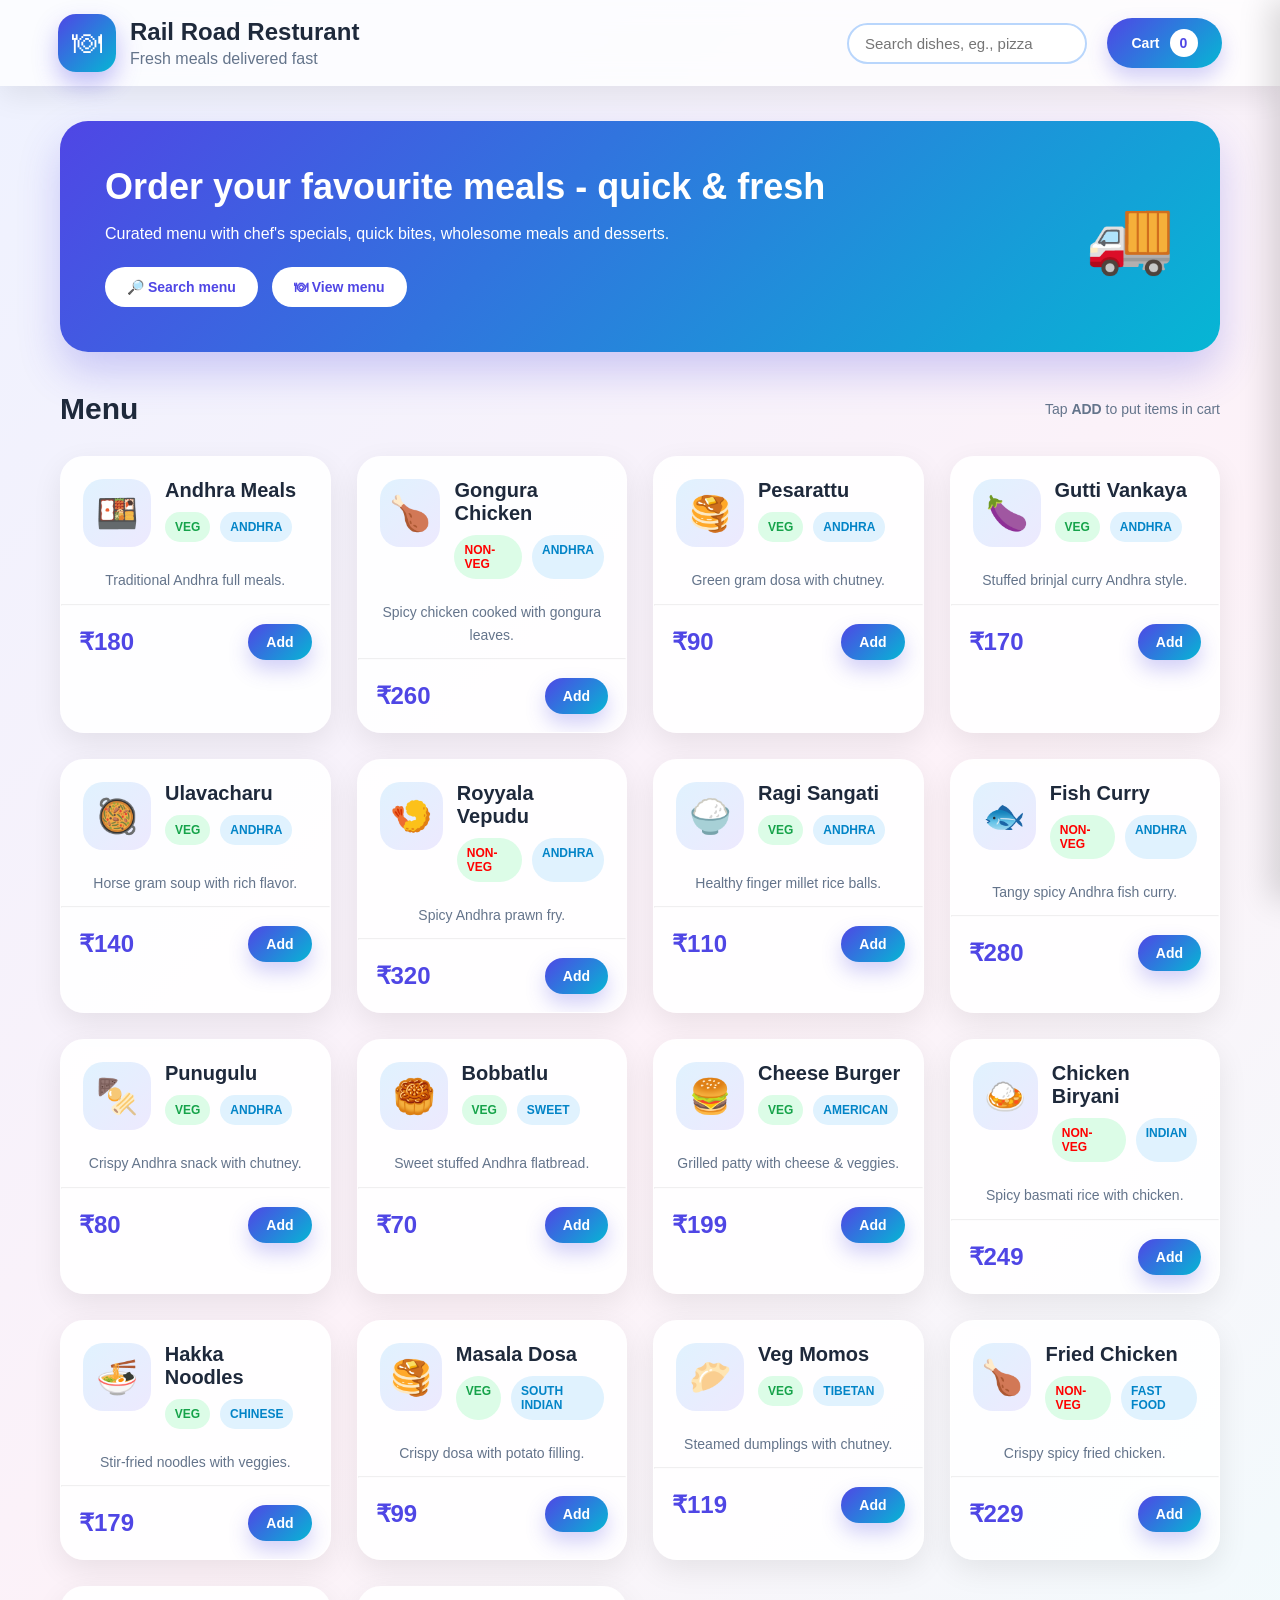
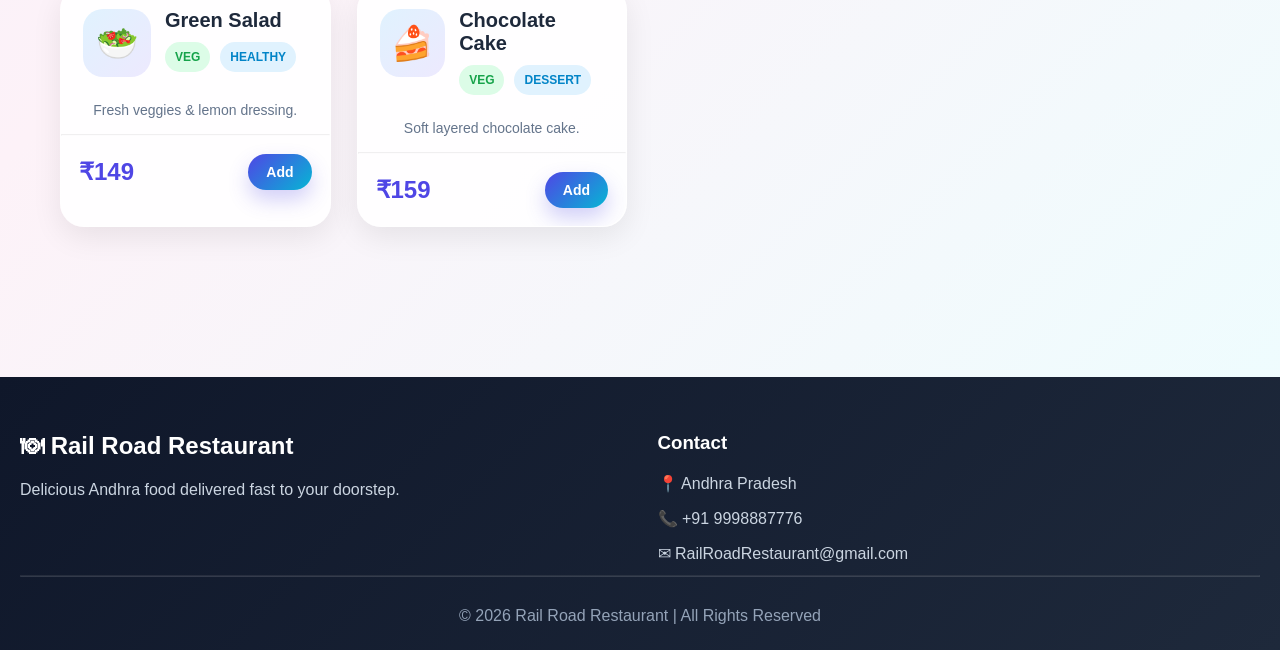
<file: index.html>
<!DOCTYPE html>
<html lang="en">

<head>
    <meta charset="UTF-8">
    <meta name="viewport" content="width=device-width, initial-scale=1.0">
    <title>FOOD HUB</title>
    <link rel="stylesheet" href="food.css">
</head>

<body>

    <header class="header">
        <div class="header-inner">
            <div class="brand">
                <div class="brand-logo">🍽</div>
                <div>
                    <h1 class="ff">Rail Road Resturant</h1>
                    <p class="pp">Fresh meals delivered fast</p>
                </div>
            </div>

            <div class="header-act">
                <div class="search">
                    <input type="text" id="searchinput" placeholder="Search dishes, eg., pizza">
                </div>
                <!-- <p id="notfound">Food Not Available</p> -->
                <button class="cart-btn" id="opencart" onclick="carts()">
                    <span>Cart</span>
                    <span class="cart-count">0</span>
                </button>
            </div>
        </div>
    </header>

    <div class="cartitems">
        <aside id="cartpannel">

    <div class="cartheader">
        <h2>Your Cart</h2>
        <button id="closeCart" class="backbtn">✕</button>
    </div>

    <div class="cartItems"></div>

    <div class="cart-footer">

        <h3 id="total" class="total">
            Total: ₹0
        </h3>

        <div class="footer-btns">
            <button id="clear" class="clear-btn">
                Clear All
            </button>

            <button id="pay" class="payment">
                Pay Now
            </button>
        </div>

    </div>

</aside>
    </div>

    <main class="main">

        <section class="hero">
            <div class="hero-left">
                <h2 class="hero-title1">Order your favourite meals - quick & fresh</h2>
                <p class="h-title2">
                    Curated menu with chef's specials, quick bites,
                    wholesome meals and desserts.
                </p>

                <div class="hero-cta">
                    <button class="btn-cta" onclick="document.getElementById('searchinput').focus()">🔎 Search
                        menu</button>
                    <button class="btn-cta">🍽 View menu</button>
                </div>
            </div>

            <div class="hero-emoji">🚚</div>
        </section>

        <section class="main-menu">

            <div class="menu">
                <h3>Menu</h3>
                <div class="menu1">
                    Tap <strong>ADD</strong> to put items in cart
                </div>
            </div>
            <p id="notfound">Food Not Available</p>
            <div class="menu-grid" id="items">
                <!-- Andhra Meals -->
                <div class="card">
                    <div class="card-top">
                        <div class="emoji-wrap">🍱</div>
                        <div class="title-block">
                            <h3>Andhra Meals</h3>
                            <div class="contry">
                                <span class="badge veg">VEG</span>
                                <span class="badge kitchen">ANDHRA</span>
                            </div>
                        </div>
                    </div>
                    <div class="desc">Traditional Andhra full meals.</div>
                    <hr>
                    <div class="card-bottom">
                        <div class="price">₹180</div>
                        <button class="add">Add</button>
                    </div>
                </div>

                <!-- Gongura Chicken -->
                <div class="card">
                    <div class="card-top">
                        <div class="emoji-wrap">🍗</div>
                        <div class="title-block">
                            <h3>Gongura Chicken</h3>
                            <div class="contry">
                                <span class="badge nonveg">NON-VEG</span>
                                <span class="badge kitchen">ANDHRA</span>
                            </div>
                        </div>
                    </div>
                    <div class="desc">Spicy chicken cooked with gongura leaves.</div>
                    <hr>
                    <div class="card-bottom">
                        <div class="price">₹260</div>
                        <button class="add">Add</button>
                    </div>
                </div>

                <!-- Pesarattu -->
                <div class="card">
                    <div class="card-top">
                        <div class="emoji-wrap">🥞</div>
                        <div class="title-block">
                            <h3>Pesarattu</h3>
                            <div class="contry">
                                <span class="badge veg">VEG</span>
                                <span class="badge kitchen">ANDHRA</span>
                            </div>
                        </div>
                    </div>
                    <div class="desc">Green gram dosa with chutney.</div>
                    <hr>
                    <div class="card-bottom">
                        <div class="price">₹90</div>
                        <button class="add">Add</button>
                    </div>
                </div>

                <!-- Gutti Vankaya -->
                <div class="card">
                    <div class="card-top">
                        <div class="emoji-wrap">🍆</div>
                        <div class="title-block">
                            <h3>Gutti Vankaya</h3>
                            <div class="contry">
                                <span class="badge veg">VEG</span>
                                <span class="badge kitchen">ANDHRA</span>
                            </div>
                        </div>
                    </div>
                    <div class="desc">Stuffed brinjal curry Andhra style.</div>
                    <hr>
                    <div class="card-bottom">
                        <div class="price">₹170</div>
                        <button class="add">Add</button>
                    </div>
                </div>

                <!-- Ulavacharu -->
                <div class="card">
                    <div class="card-top">
                        <div class="emoji-wrap">🥘</div>
                        <div class="title-block">
                            <h3>Ulavacharu</h3>
                            <div class="contry">
                                <span class="badge veg">VEG</span>
                                <span class="badge kitchen">ANDHRA</span>
                            </div>
                        </div>
                    </div>
                    <div class="desc">Horse gram soup with rich flavor.</div>
                    <hr>
                    <div class="card-bottom">
                        <div class="price">₹140</div>
                        <button class="add">Add</button>
                    </div>
                </div>

                <!-- Royyala Vepudu -->
                <div class="card">
                    <div class="card-top">
                        <div class="emoji-wrap">🍤</div>
                        <div class="title-block">
                            <h3>Royyala Vepudu</h3>
                            <div class="contry">
                                <span class="badge nonveg">NON-VEG</span>
                                <span class="badge kitchen">ANDHRA</span>
                            </div>
                        </div>
                    </div>
                    <div class="desc">Spicy Andhra prawn fry.</div>
                    <hr>
                    <div class="card-bottom">
                        <div class="price">₹320</div>
                        <button class="add">Add</button>
                    </div>
                </div>

                <!-- Ragi Sangati -->
                <div class="card">
                    <div class="card-top">
                        <div class="emoji-wrap">🍚</div>
                        <div class="title-block">
                            <h3>Ragi Sangati</h3>
                            <div class="contry">
                                <span class="badge veg">VEG</span>
                                <span class="badge kitchen">ANDHRA</span>
                            </div>
                        </div>
                    </div>
                    <div class="desc">Healthy finger millet rice balls.</div>
                    <hr>
                    <div class="card-bottom">
                        <div class="price">₹110</div>
                        <button class="add">Add</button>
                    </div>
                </div>

                <!-- Andhra Fish Curry -->
                <div class="card">
                    <div class="card-top">
                        <div class="emoji-wrap">🐟</div>
                        <div class="title-block">
                            <h3>Fish Curry</h3>
                            <div class="contry">
                                <span class="badge nonveg">NON-VEG</span>
                                <span class="badge kitchen">ANDHRA</span>
                            </div>
                        </div>
                    </div>
                    <div class="desc">Tangy spicy Andhra fish curry.</div>
                    <hr>
                    <div class="card-bottom">
                        <div class="price">₹280</div>
                        <button class="add">Add</button>
                    </div>
                </div>

                <!-- Punugulu -->
                <div class="card">
                    <div class="card-top">
                        <div class="emoji-wrap">🍢</div>
                        <div class="title-block">
                            <h3>Punugulu</h3>
                            <div class="contry">
                                <span class="badge veg">VEG</span>
                                <span class="badge kitchen">ANDHRA</span>
                            </div>
                        </div>
                    </div>
                    <div class="desc">Crispy Andhra snack with chutney.</div>
                    <hr>
                    <div class="card-bottom">
                        <div class="price">₹80</div>
                        <button class="add">Add</button>
                    </div>
                </div>

                <!-- Bobbatlu -->
                <div class="card">
                    <div class="card-top">
                        <div class="emoji-wrap">🥮</div>
                        <div class="title-block">
                            <h3>Bobbatlu</h3>
                            <div class="contry">
                                <span class="badge veg">VEG</span>
                                <span class="badge kitchen">SWEET</span>
                            </div>
                        </div>
                    </div>
                    <div class="desc">Sweet stuffed Andhra flatbread.</div>
                    <hr>
                    <div class="card-bottom">
                        <div class="price">₹70</div>
                        <button class="add">Add</button>
                    </div>
                </div>
                <!-- Burger -->
                <div class="card">
                    <div class="card-top">
                        <div class="emoji-wrap">🍔</div>
                        <div class="title-block">
                            <h3>Cheese Burger</h3>
                            <div class="contry">
                                <span class="badge veg">VEG</span>
                                <span class="badge kitchen">AMERICAN</span>
                            </div>
                        </div>
                    </div>
                    <div class="desc">Grilled patty with cheese & veggies.</div>
                    <hr>
                    <div class="card-bottom">
                        <div class="price">₹199</div>
                        <button class="add">Add</button>
                    </div>
                </div>

                <!-- Biryani -->
                <div class="card">
                    <div class="card-top">
                        <div class="emoji-wrap">🍛</div>
                        <div class="title-block">
                            <h3>Chicken Biryani</h3>
                            <div class="contry">
                                <span class="badge nonveg">NON-VEG</span>
                                <span class="badge kitchen">INDIAN</span>
                            </div>
                        </div>
                    </div>
                    <div class="desc">Spicy basmati rice with chicken.</div>
                    <hr>
                    <div class="card-bottom">
                        <div class="price">₹249</div>
                        <button class="add">Add</button>
                    </div>
                </div>

                <!-- Noodles -->
                <div class="card">
                    <div class="card-top">
                        <div class="emoji-wrap">🍜</div>
                        <div class="title-block">
                            <h3>Hakka Noodles</h3>
                            <div class="contry">
                                <span class="badge veg">VEG</span>
                                <span class="badge kitchen">CHINESE</span>
                            </div>
                        </div>
                    </div>
                    <div class="desc">Stir-fried noodles with veggies.</div>
                    <hr>
                    <div class="card-bottom">
                        <div class="price">₹179</div>
                        <button class="add">Add</button>
                    </div>
                </div>

                <!-- Dosa -->
                <div class="card">
                    <div class="card-top">
                        <div class="emoji-wrap">🥞</div>
                        <div class="title-block">
                            <h3>Masala Dosa</h3>
                            <div class="contry">
                                <span class="badge veg">VEG</span>
                                <span class="badge kitchen">SOUTH INDIAN</span>
                            </div>
                        </div>
                    </div>
                    <div class="desc">Crispy dosa with potato filling.</div>
                    <hr>
                    <div class="card-bottom">
                        <div class="price">₹99</div>
                        <button class="add">Add</button>
                    </div>
                </div>

                <!-- Momos -->
                <div class="card">
                    <div class="card-top">
                        <div class="emoji-wrap">🥟</div>
                        <div class="title-block">
                            <h3>Veg Momos</h3>
                            <div class="contry">
                                <span class="badge veg">VEG</span>
                                <span class="badge kitchen">TIBETAN</span>
                            </div>
                        </div>
                    </div>
                    <div class="desc">Steamed dumplings with chutney.</div>
                    <hr>
                    <div class="card-bottom">
                        <div class="price">₹119</div>
                        <button class="add">Add</button>
                    </div>
                </div>

                <!-- Fried Chicken -->
                <div class="card">
                    <div class="card-top">
                        <div class="emoji-wrap">🍗</div>
                        <div class="title-block">
                            <h3>Fried Chicken</h3>
                            <div class="contry">
                                <span class="badge nonveg">NON-VEG</span>
                                <span class="badge kitchen">FAST FOOD</span>
                            </div>
                        </div>
                    </div>
                    <div class="desc">Crispy spicy fried chicken.</div>
                    <hr>
                    <div class="card-bottom">
                        <div class="price">₹229</div>
                        <button class="add">Add</button>
                    </div>
                </div>

                <!-- Salad -->
                <div class="card">
                    <div class="card-top">
                        <div class="emoji-wrap">🥗</div>
                        <div class="title-block">
                            <h3>Green Salad</h3>
                            <div class="contry">
                                <span class="badge veg">VEG</span>
                                <span class="badge kitchen">HEALTHY</span>
                            </div>
                        </div>
                    </div>
                    <div class="desc">Fresh veggies & lemon dressing.</div>
                    <hr>
                    <div class="card-bottom">
                        <div class="price">₹149</div>
                        <button class="add">Add</button>
                    </div>
                </div>

                <!-- Cake -->
                <div class="card">
                    <div class="card-top">
                        <div class="emoji-wrap">🍰</div>
                        <div class="title-block">
                            <h3>Chocolate Cake</h3>
                            <div class="contry">
                                <span class="badge veg">VEG</span>
                                <span class="badge kitchen">DESSERT</span>
                            </div>
                        </div>
                    </div>
                    <div class="desc">Soft layered chocolate cake.</div>
                    <hr>
                    <div class="card-bottom">
                        <div class="price">₹159</div>
                        <button class="add">Add</button>
                    </div>
                </div>

            </div>
        </section>



    </main>
    <!-- FOOTER -->

    <footer class="footer">

        <div class="footer-container">

            <div class="footer-box">
                <h2>🍽 Rail Road Restaurant</h2>
                <p>
                    Delicious Andhra food delivered fast
                    to your doorstep.
                </p>
            </div>



            <div class="footer-box">
                <h3>Contact</h3>
                <p>📍 Andhra Pradesh</p>
                <p>📞 +91 9998887776</p>
                <p>✉ RailRoadRestaurant@gmail.com</p>
            </div>

        </div>

        <hr>

        <div class="footer-bottom">
            © 2026 Rail Road Restaurant | All Rights Reserved
        </div>

    </footer>
    <script src="food.js"></script>
</body>

</html>
</file>
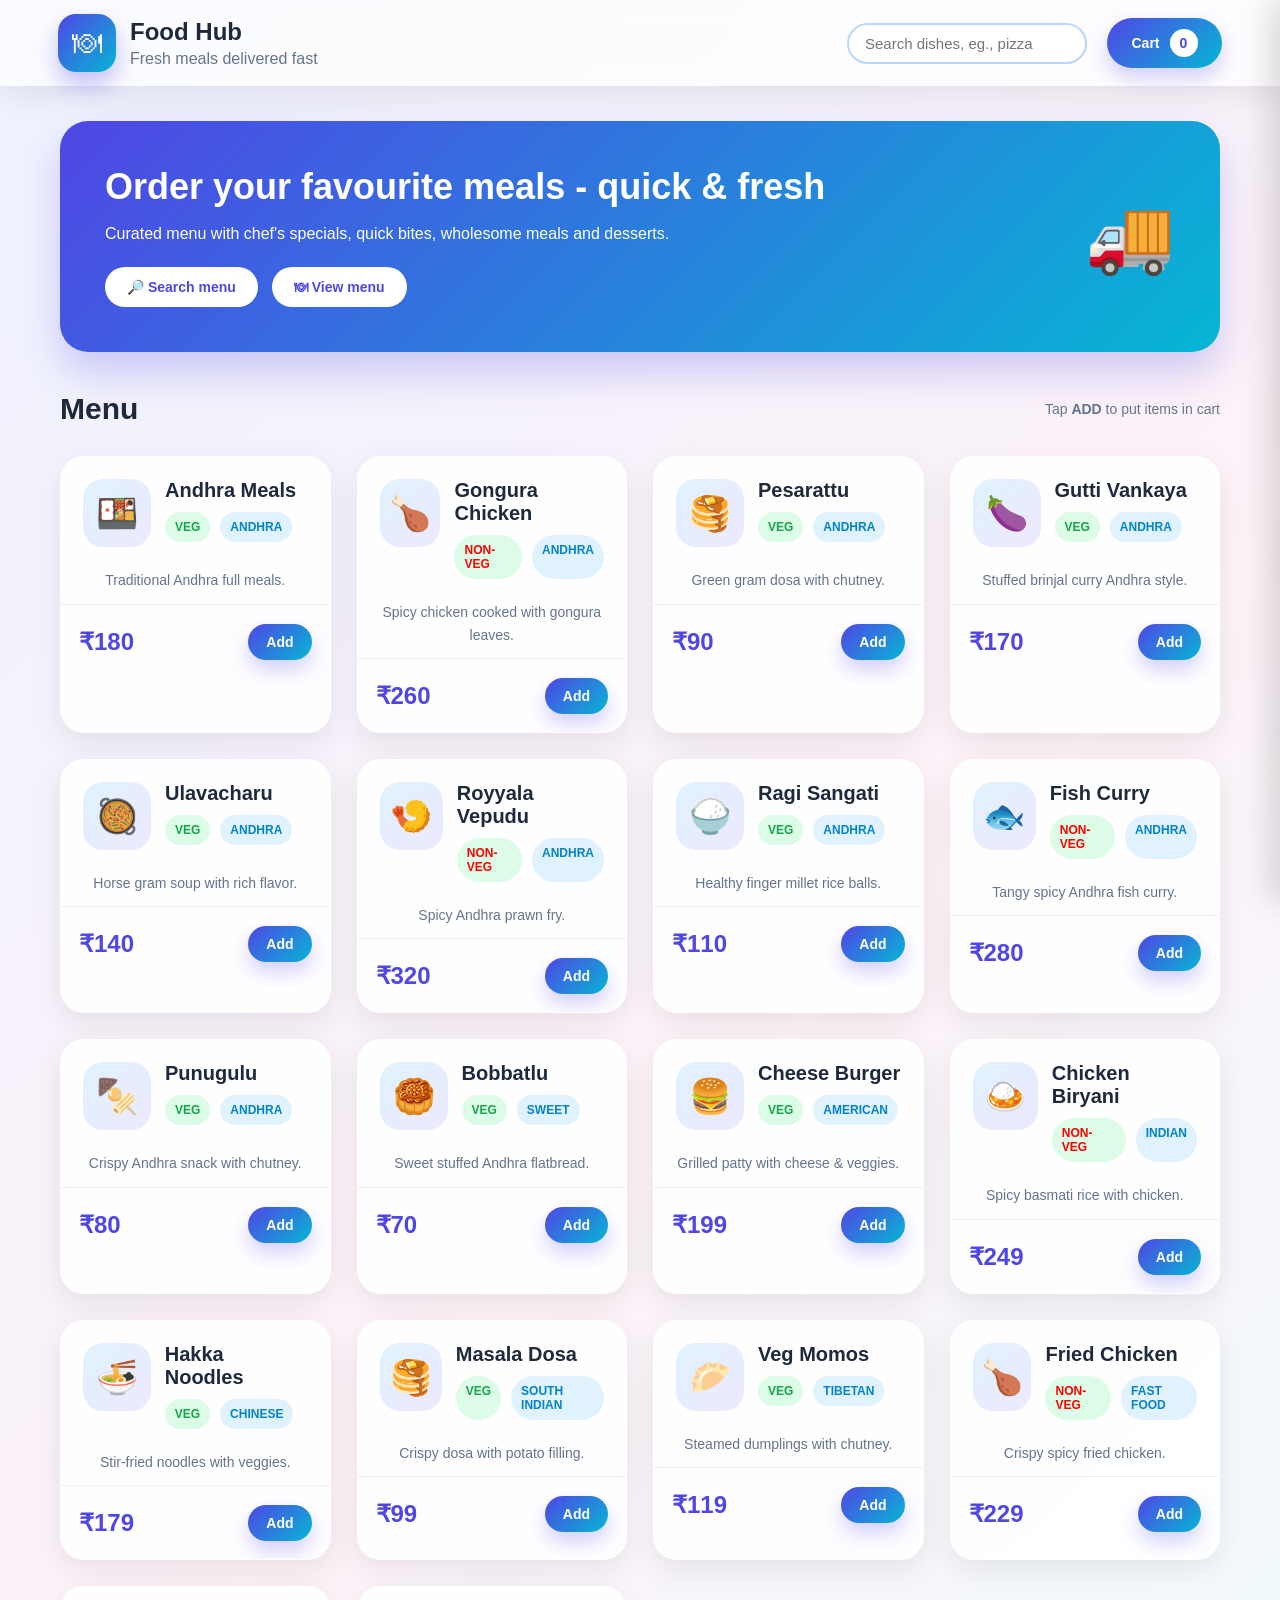
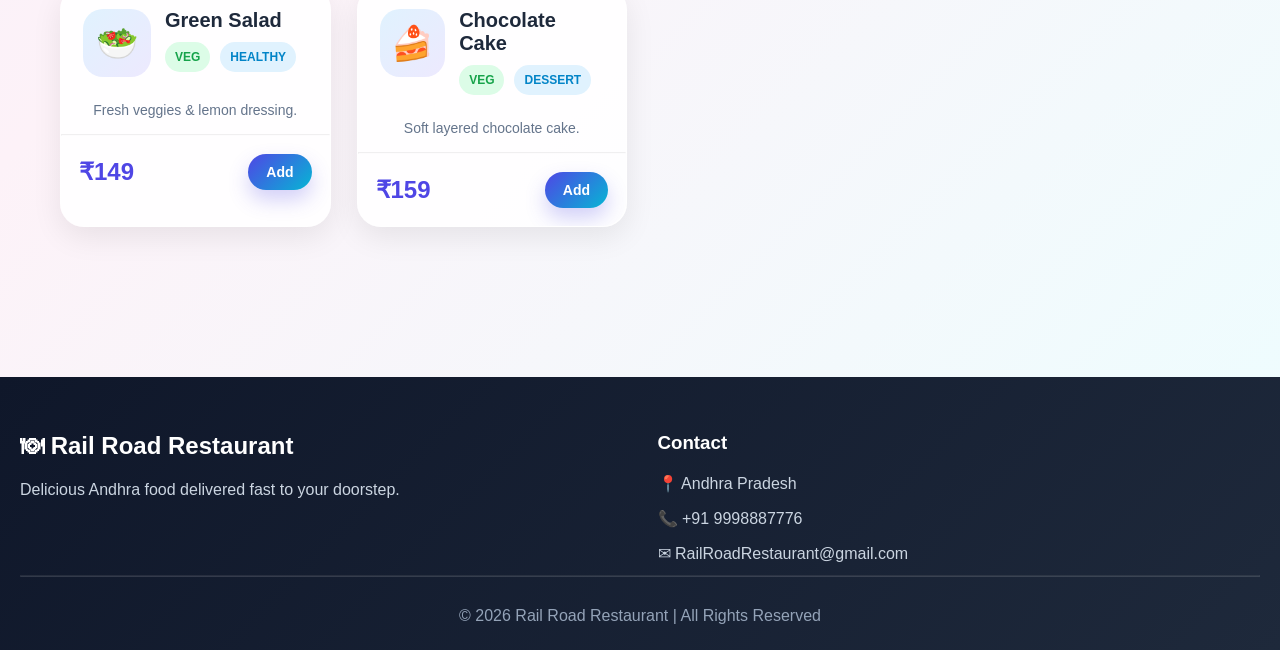
<file: food.html>
<!DOCTYPE html>
<html lang="en">

<head>
    <meta charset="UTF-8">
    <meta name="viewport" content="width=device-width, initial-scale=1.0">
    <title>FOOD HUB</title>
    <link rel="stylesheet" href="food.css">
</head>

<body>

    <header class="header">
        <div class="header-inner">
            <div class="brand">
                <div class="brand-logo">🍽</div>
                <div>
                    <h1 class="ff">Food Hub</h1>
                    <p class="pp">Fresh meals delivered fast</p>
                </div>
            </div>

            <div class="header-act">
                <div class="search">
                    <input type="text" id="searchinput" placeholder="Search dishes, eg., pizza">
                </div>
                <!-- <p id="notfound">Food Not Available</p> -->
                <button class="cart-btn" id="opencart" onclick="carts()">
                    <span>Cart</span>
                    <span class="cart-count">0</span>
                </button>
            </div>
        </div>
    </header>

    <div class="cartitems">
        <aside id="cartpannel">

    <div class="cartheader">
        <h2>Your Cart</h2>
        <button id="closeCart" class="backbtn">✕</button>
    </div>

    <div class="cartItems"></div>

    <div class="cart-footer">

        <h3 id="total" class="total">
            Total: ₹0
        </h3>

        <div class="footer-btns">
            <button id="clear" class="clear-btn">
                Clear All
            </button>

            <button id="pay" class="payment">
                Pay Now
            </button>
        </div>

    </div>

</aside>
    </div>

    <main class="main">

        <section class="hero">
            <div class="hero-left">
                <h2 class="hero-title1">Order your favourite meals - quick & fresh</h2>
                <p class="h-title2">
                    Curated menu with chef's specials, quick bites,
                    wholesome meals and desserts.
                </p>

                <div class="hero-cta">
                    <button class="btn-cta" onclick="document.getElementById('searchinput').focus()">🔎 Search
                        menu</button>
                    <button class="btn-cta">🍽 View menu</button>
                </div>
            </div>

            <div class="hero-emoji">🚚</div>
        </section>

        <section class="main-menu">

            <div class="menu">
                <h3>Menu</h3>
                <div class="menu1">
                    Tap <strong>ADD</strong> to put items in cart
                </div>
            </div>
            <p id="notfound">Food Not Available</p>
            <div class="menu-grid" id="items">
                <!-- Andhra Meals -->
                <div class="card">
                    <div class="card-top">
                        <div class="emoji-wrap">🍱</div>
                        <div class="title-block">
                            <h3>Andhra Meals</h3>
                            <div class="contry">
                                <span class="badge veg">VEG</span>
                                <span class="badge kitchen">ANDHRA</span>
                            </div>
                        </div>
                    </div>
                    <div class="desc">Traditional Andhra full meals.</div>
                    <hr>
                    <div class="card-bottom">
                        <div class="price">₹180</div>
                        <button class="add">Add</button>
                    </div>
                </div>

                <!-- Gongura Chicken -->
                <div class="card">
                    <div class="card-top">
                        <div class="emoji-wrap">🍗</div>
                        <div class="title-block">
                            <h3>Gongura Chicken</h3>
                            <div class="contry">
                                <span class="badge nonveg">NON-VEG</span>
                                <span class="badge kitchen">ANDHRA</span>
                            </div>
                        </div>
                    </div>
                    <div class="desc">Spicy chicken cooked with gongura leaves.</div>
                    <hr>
                    <div class="card-bottom">
                        <div class="price">₹260</div>
                        <button class="add">Add</button>
                    </div>
                </div>

                <!-- Pesarattu -->
                <div class="card">
                    <div class="card-top">
                        <div class="emoji-wrap">🥞</div>
                        <div class="title-block">
                            <h3>Pesarattu</h3>
                            <div class="contry">
                                <span class="badge veg">VEG</span>
                                <span class="badge kitchen">ANDHRA</span>
                            </div>
                        </div>
                    </div>
                    <div class="desc">Green gram dosa with chutney.</div>
                    <hr>
                    <div class="card-bottom">
                        <div class="price">₹90</div>
                        <button class="add">Add</button>
                    </div>
                </div>

                <!-- Gutti Vankaya -->
                <div class="card">
                    <div class="card-top">
                        <div class="emoji-wrap">🍆</div>
                        <div class="title-block">
                            <h3>Gutti Vankaya</h3>
                            <div class="contry">
                                <span class="badge veg">VEG</span>
                                <span class="badge kitchen">ANDHRA</span>
                            </div>
                        </div>
                    </div>
                    <div class="desc">Stuffed brinjal curry Andhra style.</div>
                    <hr>
                    <div class="card-bottom">
                        <div class="price">₹170</div>
                        <button class="add">Add</button>
                    </div>
                </div>

                <!-- Ulavacharu -->
                <div class="card">
                    <div class="card-top">
                        <div class="emoji-wrap">🥘</div>
                        <div class="title-block">
                            <h3>Ulavacharu</h3>
                            <div class="contry">
                                <span class="badge veg">VEG</span>
                                <span class="badge kitchen">ANDHRA</span>
                            </div>
                        </div>
                    </div>
                    <div class="desc">Horse gram soup with rich flavor.</div>
                    <hr>
                    <div class="card-bottom">
                        <div class="price">₹140</div>
                        <button class="add">Add</button>
                    </div>
                </div>

                <!-- Royyala Vepudu -->
                <div class="card">
                    <div class="card-top">
                        <div class="emoji-wrap">🍤</div>
                        <div class="title-block">
                            <h3>Royyala Vepudu</h3>
                            <div class="contry">
                                <span class="badge nonveg">NON-VEG</span>
                                <span class="badge kitchen">ANDHRA</span>
                            </div>
                        </div>
                    </div>
                    <div class="desc">Spicy Andhra prawn fry.</div>
                    <hr>
                    <div class="card-bottom">
                        <div class="price">₹320</div>
                        <button class="add">Add</button>
                    </div>
                </div>

                <!-- Ragi Sangati -->
                <div class="card">
                    <div class="card-top">
                        <div class="emoji-wrap">🍚</div>
                        <div class="title-block">
                            <h3>Ragi Sangati</h3>
                            <div class="contry">
                                <span class="badge veg">VEG</span>
                                <span class="badge kitchen">ANDHRA</span>
                            </div>
                        </div>
                    </div>
                    <div class="desc">Healthy finger millet rice balls.</div>
                    <hr>
                    <div class="card-bottom">
                        <div class="price">₹110</div>
                        <button class="add">Add</button>
                    </div>
                </div>

                <!-- Andhra Fish Curry -->
                <div class="card">
                    <div class="card-top">
                        <div class="emoji-wrap">🐟</div>
                        <div class="title-block">
                            <h3>Fish Curry</h3>
                            <div class="contry">
                                <span class="badge nonveg">NON-VEG</span>
                                <span class="badge kitchen">ANDHRA</span>
                            </div>
                        </div>
                    </div>
                    <div class="desc">Tangy spicy Andhra fish curry.</div>
                    <hr>
                    <div class="card-bottom">
                        <div class="price">₹280</div>
                        <button class="add">Add</button>
                    </div>
                </div>

                <!-- Punugulu -->
                <div class="card">
                    <div class="card-top">
                        <div class="emoji-wrap">🍢</div>
                        <div class="title-block">
                            <h3>Punugulu</h3>
                            <div class="contry">
                                <span class="badge veg">VEG</span>
                                <span class="badge kitchen">ANDHRA</span>
                            </div>
                        </div>
                    </div>
                    <div class="desc">Crispy Andhra snack with chutney.</div>
                    <hr>
                    <div class="card-bottom">
                        <div class="price">₹80</div>
                        <button class="add">Add</button>
                    </div>
                </div>

                <!-- Bobbatlu -->
                <div class="card">
                    <div class="card-top">
                        <div class="emoji-wrap">🥮</div>
                        <div class="title-block">
                            <h3>Bobbatlu</h3>
                            <div class="contry">
                                <span class="badge veg">VEG</span>
                                <span class="badge kitchen">SWEET</span>
                            </div>
                        </div>
                    </div>
                    <div class="desc">Sweet stuffed Andhra flatbread.</div>
                    <hr>
                    <div class="card-bottom">
                        <div class="price">₹70</div>
                        <button class="add">Add</button>
                    </div>
                </div>
                <!-- Burger -->
                <div class="card">
                    <div class="card-top">
                        <div class="emoji-wrap">🍔</div>
                        <div class="title-block">
                            <h3>Cheese Burger</h3>
                            <div class="contry">
                                <span class="badge veg">VEG</span>
                                <span class="badge kitchen">AMERICAN</span>
                            </div>
                        </div>
                    </div>
                    <div class="desc">Grilled patty with cheese & veggies.</div>
                    <hr>
                    <div class="card-bottom">
                        <div class="price">₹199</div>
                        <button class="add">Add</button>
                    </div>
                </div>

                <!-- Biryani -->
                <div class="card">
                    <div class="card-top">
                        <div class="emoji-wrap">🍛</div>
                        <div class="title-block">
                            <h3>Chicken Biryani</h3>
                            <div class="contry">
                                <span class="badge nonveg">NON-VEG</span>
                                <span class="badge kitchen">INDIAN</span>
                            </div>
                        </div>
                    </div>
                    <div class="desc">Spicy basmati rice with chicken.</div>
                    <hr>
                    <div class="card-bottom">
                        <div class="price">₹249</div>
                        <button class="add">Add</button>
                    </div>
                </div>

                <!-- Noodles -->
                <div class="card">
                    <div class="card-top">
                        <div class="emoji-wrap">🍜</div>
                        <div class="title-block">
                            <h3>Hakka Noodles</h3>
                            <div class="contry">
                                <span class="badge veg">VEG</span>
                                <span class="badge kitchen">CHINESE</span>
                            </div>
                        </div>
                    </div>
                    <div class="desc">Stir-fried noodles with veggies.</div>
                    <hr>
                    <div class="card-bottom">
                        <div class="price">₹179</div>
                        <button class="add">Add</button>
                    </div>
                </div>

                <!-- Dosa -->
                <div class="card">
                    <div class="card-top">
                        <div class="emoji-wrap">🥞</div>
                        <div class="title-block">
                            <h3>Masala Dosa</h3>
                            <div class="contry">
                                <span class="badge veg">VEG</span>
                                <span class="badge kitchen">SOUTH INDIAN</span>
                            </div>
                        </div>
                    </div>
                    <div class="desc">Crispy dosa with potato filling.</div>
                    <hr>
                    <div class="card-bottom">
                        <div class="price">₹99</div>
                        <button class="add">Add</button>
                    </div>
                </div>

                <!-- Momos -->
                <div class="card">
                    <div class="card-top">
                        <div class="emoji-wrap">🥟</div>
                        <div class="title-block">
                            <h3>Veg Momos</h3>
                            <div class="contry">
                                <span class="badge veg">VEG</span>
                                <span class="badge kitchen">TIBETAN</span>
                            </div>
                        </div>
                    </div>
                    <div class="desc">Steamed dumplings with chutney.</div>
                    <hr>
                    <div class="card-bottom">
                        <div class="price">₹119</div>
                        <button class="add">Add</button>
                    </div>
                </div>

                <!-- Fried Chicken -->
                <div class="card">
                    <div class="card-top">
                        <div class="emoji-wrap">🍗</div>
                        <div class="title-block">
                            <h3>Fried Chicken</h3>
                            <div class="contry">
                                <span class="badge nonveg">NON-VEG</span>
                                <span class="badge kitchen">FAST FOOD</span>
                            </div>
                        </div>
                    </div>
                    <div class="desc">Crispy spicy fried chicken.</div>
                    <hr>
                    <div class="card-bottom">
                        <div class="price">₹229</div>
                        <button class="add">Add</button>
                    </div>
                </div>

                <!-- Salad -->
                <div class="card">
                    <div class="card-top">
                        <div class="emoji-wrap">🥗</div>
                        <div class="title-block">
                            <h3>Green Salad</h3>
                            <div class="contry">
                                <span class="badge veg">VEG</span>
                                <span class="badge kitchen">HEALTHY</span>
                            </div>
                        </div>
                    </div>
                    <div class="desc">Fresh veggies & lemon dressing.</div>
                    <hr>
                    <div class="card-bottom">
                        <div class="price">₹149</div>
                        <button class="add">Add</button>
                    </div>
                </div>

                <!-- Cake -->
                <div class="card">
                    <div class="card-top">
                        <div class="emoji-wrap">🍰</div>
                        <div class="title-block">
                            <h3>Chocolate Cake</h3>
                            <div class="contry">
                                <span class="badge veg">VEG</span>
                                <span class="badge kitchen">DESSERT</span>
                            </div>
                        </div>
                    </div>
                    <div class="desc">Soft layered chocolate cake.</div>
                    <hr>
                    <div class="card-bottom">
                        <div class="price">₹159</div>
                        <button class="add">Add</button>
                    </div>
                </div>

            </div>
        </section>



    </main>
    <!-- FOOTER -->

    <footer class="footer">

        <div class="footer-container">

            <div class="footer-box">
                <h2>🍽 Rail Road Restaurant</h2>
                <p>
                    Delicious Andhra food delivered fast
                    to your doorstep.
                </p>
            </div>



            <div class="footer-box">
                <h3>Contact</h3>
                <p>📍 Andhra Pradesh</p>
                <p>📞 +91 9998887776</p>
                <p>✉ RailRoadRestaurant@gmail.com</p>
            </div>

        </div>

        <hr>

        <div class="footer-bottom">
            © 2026 Rail Road Restaurant | All Rights Reserved
        </div>

    </footer>
    <script src="food.js"></script>
</body>

</html>
</file>
<file: food.css>
* {
    margin: 0;
    padding: 0;
    box-sizing: border-box;
}

body {
    background:
        linear-gradient(135deg, #eef2ff, #fdf2f8, #ecfeff);
    min-height: 100vh;
    font-family: 'Poppins', sans-serif;
}


/* HEADER */

.header {
    position: sticky;
    top: 0;
    background: rgba(255, 255, 255, 0.75);
    backdrop-filter: blur(14px);
    box-shadow: 0 10px 30px rgba(0, 0, 0, 0.08);
}

.header-inner {
    max-width: 1200px;
    width: 100%;
    margin: 0 auto;
    padding: 14px 18px;
    display: flex;
    align-items: center;
    justify-content: space-between;
}

.brand {
    display: flex;
    align-items: center;
    gap: 14px;
}

.brand-logo {
    width: 58px;
    height: 58px;
    color: white;
    background:
        linear-gradient(135deg, #4f46e5, #06b6d4);
    font-size: 30px;
    display: flex;
    align-items: center;
    justify-content: center;
    border-radius: 18px;
    box-shadow: 0 12px 25px rgba(79, 70, 229, 0.35);
}

.ff {
    font-size: 24px;
    color: #1e293b;
    font-weight: 700;
}

.pp {
    color: #64748b;
    margin-top: 4px;
}

.header-act {
    display: flex;
    align-items: center;
    gap: 20px;
}


/* SEARCH */

.search input {
    padding: 10px 16px;
    border-radius: 999px;
    border: 2px solid #b9d6fc;
    outline: none;
    font-size: 15px;
    width: 240px;
    transition: 0.3s;
    background: white;
}

.search input:focus {
    border-color: #7b74f9;
    box-shadow: 0 0 15px rgba(79, 70, 229, 0.2);
}
#notfound{
    display:none;
    text-align:center;
    font-size:22px;
    font-weight:bold;
    margin-top:20px;
    color:red;
}

/* CART BUTTON */

.cart-btn {
    min-width: 115px;
    height: 50px;
    padding: 10px 18px;
    border-radius: 999px;
    border: none;
    display: flex;
    align-items: center;
    justify-content: center;
    gap: 10px;
    cursor: pointer;
    background: linear-gradient(135deg, #4f46e5, #06b6d4);
    color: white;
    font-size: 14px;
    font-weight: bold;
    box-shadow: 0 10px 20px rgba(79, 70, 229, 0.25);
    transition: 0.3s;
}

.cart-btn:hover {
    transform: translateY(-3px);
}

.cart-count {
    background: white;
    color: #4f46e5;
    min-width: 28px;
    height: 28px;
    border-radius: 50%;
    display: flex;
    align-items: center;
    justify-content: center;
    font-weight: bold;
    font-size: 14px;
}

#cartpannel {
    position: fixed;
    top: 0;
    right: -380px;
    width: 380px;
    height: 100vh;
    background: #f8fafc;
    box-shadow: -10px 0 30px rgba(0,0,0,.15);
    transition: .3s;
    display: flex;
    flex-direction: column;
}

#cartpannel.active {
    right: 0;
}

.cartheader {
    padding: 18px;
    background: white;
    border-bottom: 1px solid #e5e7eb;
    display: flex;
    justify-content: space-between;
    align-items: center;
}

.cartItems {
    flex: 1;
    overflow-y: auto;
    padding: 15px;
}

.cart-item {
    background: white;
    border-radius: 16px;
    padding: 18px;
    margin-bottom: 15px;
    box-shadow: 0 4px 15px rgba(0,0,0,.08);
}

.item-details h4 {
    font-size: 22px;
    color: #111827;
    margin-bottom: 8px;
}

.item-details p {
    color: #6b7280;
    font-size: 18px;
}

.qty-controls {
    display: flex;
    justify-content: flex-end;
    align-items: center;
    gap: 10px;
    margin-top: 12px;
}

.btn-cart {
    width: 35px;
    height: 35px;
    border: none;
    border-radius: 50%;
    background: #4f46e5;
    color: white;
    font-size: 20px;
    cursor: pointer;
}

.qty-controls span {
    font-size: 18px;
    font-weight: bold;
}

.cart-footer {
    background: white;
    padding: 18px;
    border-top: 1px solid #e5e7eb;
}

.total {
    text-align: center;
    font-size: 24px;
    color: #4f46e5;
    margin-bottom: 15px;
    visibility: hidden;
}

.footer-btns {
    display: flex;
    gap: 10px;
}

.clear-btn {
    flex: 1;
    height: 50px;
    border: none;
    border-radius: 12px;
    background: #ef4444;
    color: white;
    font-weight: bold;
    cursor: pointer;
    visibility: hidden;
}

.payment {
    flex: 2;
    height: 50px;
    border: none;
    border-radius: 12px;
    background: linear-gradient(135deg,#4f46e5,#06b6d4);
    color: white;
    font-weight: bold;
    cursor: pointer;
    visibility: hidden;
}

.clear-btn:hover,
.payment:hover {
    transform: scale(1.02);
}

@media(max-width:768px){
    #cartpannel{
        width:100%;
        right:-100%;
    }
}
.cartempty{
    display: flex;
    justify-content: center;
    align-items: center;
    height: 80vh;
    font-size: 25px;
}

/* MAIN */

.main {
    max-width: 1200px;
    margin: 35px auto;
    padding: 0 20px 80px;
}


/* HERO */

.hero {
    background:
        linear-gradient(135deg, #4f46e5, #06b6d4);
    color: white;
    padding: 45px;
    border-radius: 28px;
    display: flex;
    align-items: center;
    justify-content: space-between;
    gap: 20px;
    box-shadow: 0 20px 40px rgba(79, 70, 229, 0.25);
}

.hero-title1 {
    font-size: 36px;
    margin-bottom: 12px;
    font-weight: 700;
}

.h-title2 {
    margin-bottom: 20px;
    max-width: 80%;
    font-size: 16px;
    line-height: 1.7;
}

.hero-cta {
    margin-top: 20px;
    display: flex;
    gap: 14px;
}

.btn-cta {
    background: white;
    color: #4f46e5;
    font-size: 14px;
    padding: 12px 22px;
    border: none;
    border-radius: 999px;
    font-weight: bold;
    cursor: pointer;
    transition: 0.3s;
}

.btn-cta:hover {
    background: #eef2ff;
    transform: scale(1.05);
}

.hero-emoji {
    font-size: 72px;
}


/* MENU */

.main-menu {
    margin-top: 40px;
}

.menu {
    display: flex;
    justify-content: space-between;
    align-items: center;
}

.menu h3 {
    color: #1e293b;
    font-size: 30px;
}

.menu1 {
    color: #64748b;
    font-size: 14px;
}


/* GRID */

.menu-grid {
    display: grid;
    grid-template-columns:
        repeat(auto-fill, minmax(260px, 1fr));
    gap: 26px;
    margin-top: 30px;
}


/* CARD */

.card {
    background: rgba(255, 255, 255, 0.88);
    border-radius: 24px;
    box-shadow: 0 10px 30px rgba(0, 0, 0, 0.08);
    display: flex;
    flex-direction: column;
    transition: 0.35s;
    overflow: hidden;
    border: 1px solid rgba(255, 255, 255, 0.4);
}

.card-top {
    display: flex;
    align-items: flex-start;
    gap: 14px;
    padding: 22px;
}

.emoji-wrap {
    width: 68px;
    height: 68px;
    font-size: 34px;
    background:
        linear-gradient(135deg, #e0f2fe, #ede9fe);
    display: flex;
    align-items: center;
    justify-content: center;
    border-radius: 20px;
}

.title-block h3 {
    font-size: 20px;
    color: #1e293b;
}

.contry {
    margin-top: 10px;
    display: flex;
    gap: 10px;
}

.badge {
    display:block;
    border-radius: 999px;
    font-weight: bold;
    padding: 8px 10px;
    font-size: 12px;
}

.veg {
    background: #dcfce7;
    color: #16a34a;
    font-weight: bold;
}
.nonveg{
    background: #dcfce7;
    color:red;
    font-weight: bold;
}

.kitchen {
    background: #e0f2fe;
    color: #0284c7;
}

.desc {
    font-size: 14px;
    padding: 0 18px 12px;
    color: #64748b;
    text-align: center;
    line-height: 1.6;
}

hr {
    opacity: .15;
}

.card-bottom {
    display: flex;
    align-items: center;
    justify-content: space-between;
    padding: 18px;
}

.price {
    color: #4f46e5;
    font-weight: bold;
    font-size: 24px;
}


/* ADD BUTTON */

.add {
    background:
        linear-gradient(135deg, #4f46e5, #06b6d4);
    font-size: 14px;
    padding: 10px 18px;
    color: white;
    font-weight: bold;
    border-radius: 999px;
    border: none;
    cursor: pointer;
    transition: 0.3s;
    box-shadow: 0 10px 20px rgba(79, 70, 229, 0.25);
}

.add:hover {
    transform: scale(1.08);
}


/* FOOTER */

.footer {
    background:linear-gradient(135deg, #0f172a, #1e293b);
    color: white;
    margin-top: 70px;
    padding: 55px 20px 25px;
}

.footer-container {
    display: flex;
    justify-content: space-between;
    flex-wrap: wrap;
    gap: 35px;
}

.footer-box {
    flex: 1;
    min-width: 320px;
}

.footer-box h2,
.footer-box h3 {
    margin-bottom: 16px;
}

.footer-box p {
    margin: 8px 0;
    color: #cbd5e1;
    line-height: 1.7;
}

.footer-bottom {
    text-align: center;
    margin-top: 30px;
    color: #94a3b8;
}

/* MOBILE RESPONSIVE */

@media (max-width: 480px) {

    .header-inner {
        flex-direction: column;
        gap: 15px;
        padding: 12px;
    }

    .header-act {
        width: 100%;
        flex-direction: column;
        gap: 12px;
    }

    .search {
        width: 100%;
    }

    .search input {
        width: 100%;
    }

    .cart-btn {
        width: 100%;
    }

    .hero {
        flex-direction: column;
        text-align: center;
        padding: 25px 18px;
    }

    .hero-title1 {
        font-size: 26px;
    }

    .h-title2 {
        max-width: 100%;
        font-size: 14px;
    }

    .hero-emoji {
        font-size: 55px;
    }

    .hero-cta {
        justify-content: center;
        flex-wrap: wrap;
    }

    .btn-cta {
        width: 100%;
    }

    .menu {
        flex-direction: column;
        align-items: flex-start;
        gap: 8px;
    }

    .menu h3 {
        font-size: 24px;
    }

    .menu-grid {
        grid-template-columns: 1fr;
        gap: 18px;
    }

    .card-top {
        padding: 18px;
    }

    .title-block h3 {
        font-size: 18px;
    }

    .price {
        font-size: 20px;
    }

    .add {
        padding: 10px 14px;
        font-size: 13px;
    }

    .footer-container {
        flex-direction: column;
        gap: 25px;
    }

    .footer-box {
        min-width: 100%;
    }

    #cartpannel {
        width: 100%;
        right: -100%;
    }

    .cartheader h2 {
        font-size: 22px;
    }

    .item-details h4 {
        font-size: 18px;
    }

    .item-details p {
        font-size: 15px;
    }

    .total {
        font-size: 20px;
    }

    .clear-btn,
    .payment {
        height: 45px;
        font-size: 14px;
    }

    .cartempty {
        font-size: 20px;
        text-align: center;
        padding: 20px;
    }
}
</file>
